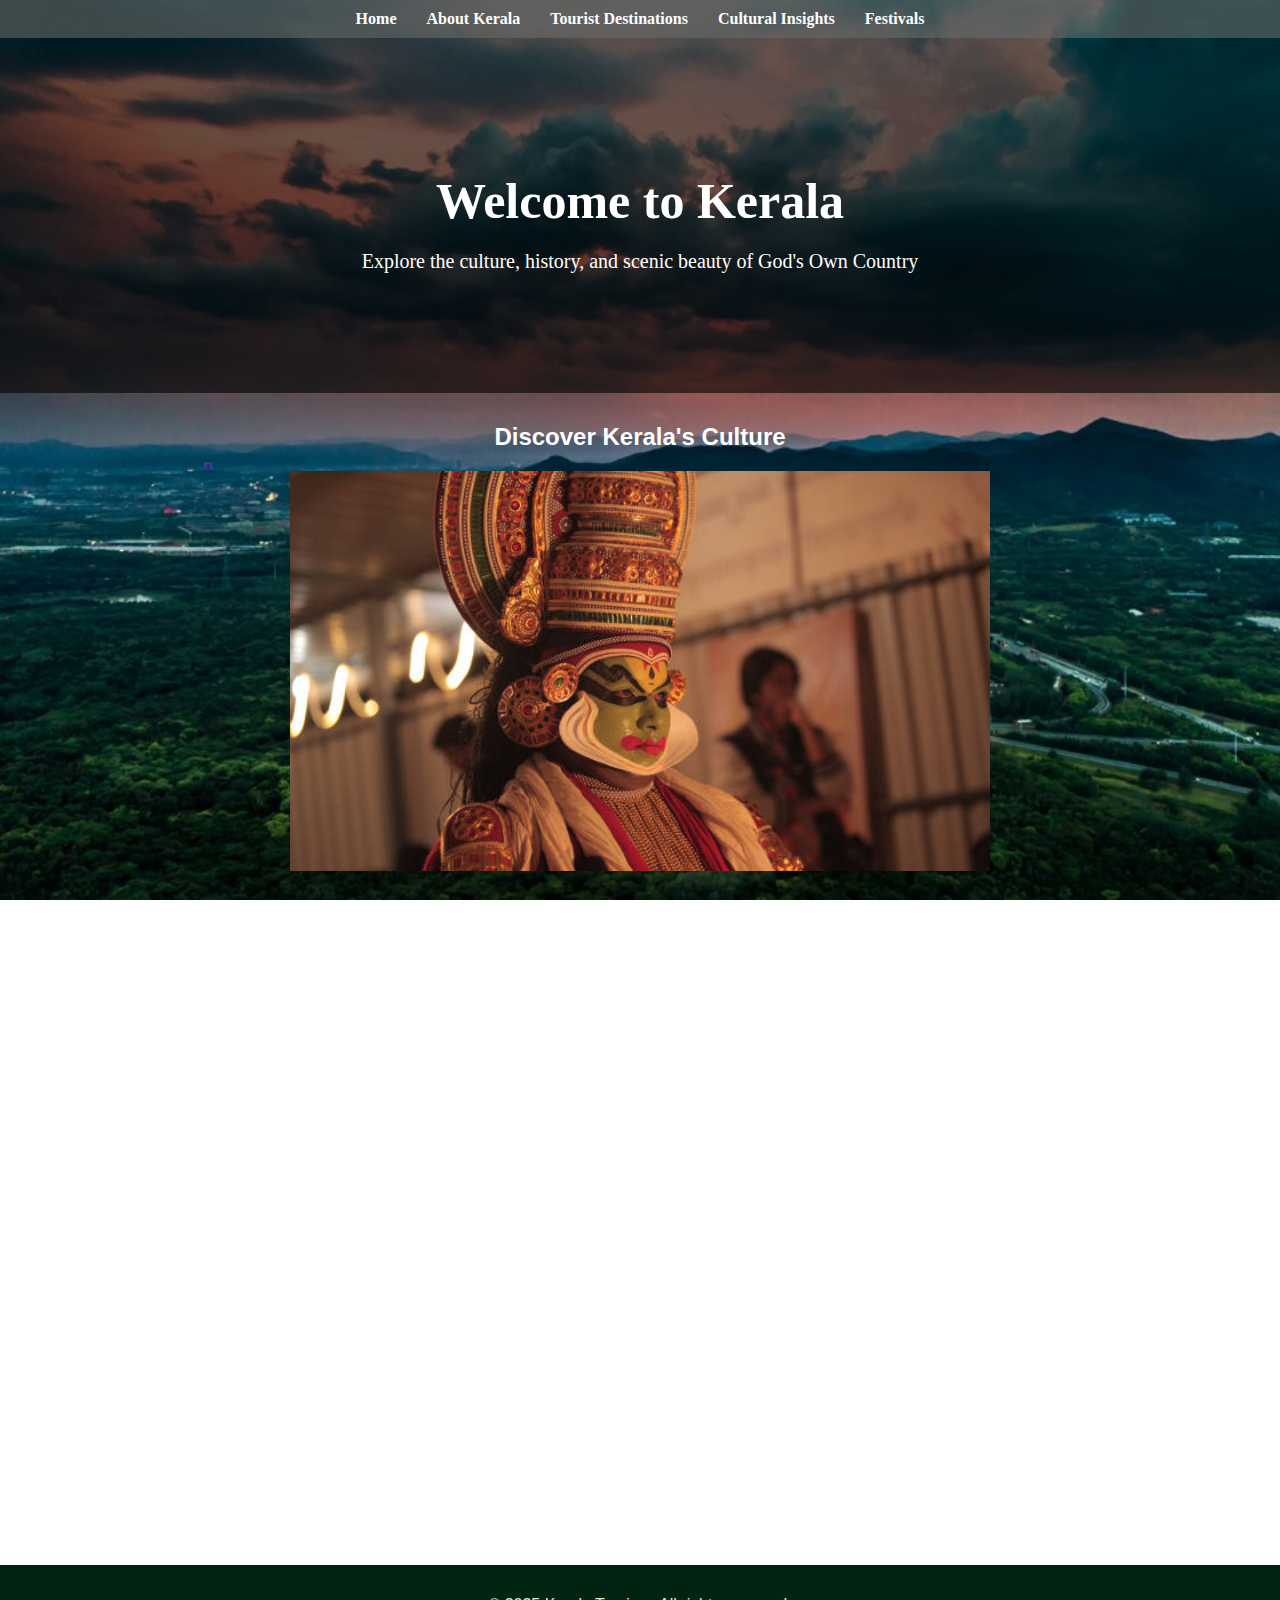
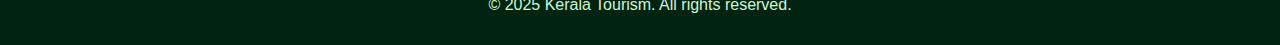
<file: index.html>
<!DOCTYPE html>
<html lang="en">
<head>
  <meta charset="UTF-8">
  <meta name="viewport" content="width=device-width, initial-scale=1.0">
  <title>Kerala Tourism - Home</title>
  <link rel="stylesheet" href="style.css">
  <!-- Google Maps API -->
  
</head>
<body>
  <!-- Header Section -->
  <header>
    <nav>
      <ul>
        <li><a href="index.html">Home</a></li>
        <li><a href="about.html">About Kerala</a></li>
        <li><a href="tourist-destinations.html">Tourist Destinations</a></li>
        <li><a href="cultural-insights.html">Cultural Insights</a></li>
        <li><a href="festivals.html">Festivals</a></li>
      </ul>
    </nav>
  </header>

  <!-- Hero Section -->
  <section class="hero">
    <h1>Welcome to Kerala</h1>
    <p>Explore the culture, history, and scenic beauty of God's Own Country</p>
  </section>

  <!-- Slideshow Section -->
  <section class="slideshow">
    <h2>Discover Kerala's Culture</h2>
    <div class="slideshow-container">
      <img src="images/kathakali.jpg" class="slide" alt="Kathakali Dance">
      <img src="images/backwaters.jpg" class="slide" alt="Backwaters">
      <img src="images/munnar.jpg" class="slide" alt="Munnar Hills">
      <img src="images/onam.jpg" class="slide" alt="Onam Festival">
    </div>
  </section>

  <!-- Map Section -->
  <section class="map-section">
    <h2>Explore Kerala on the Map</h2>
    
    <div id="map">
      <iframe src="https://www.google.com/maps/embed?pb=!1m18!1m12!1m3!1d4016727.033476322!2d73.49602153006168!3d10.533316397034037!2m3!1f0!2f0!3f0!3m2!1i1024!2i768!4f13.1!3m3!1m2!1s0x3b0812ffd49cf55b%3A0x64bd90fbed387c99!2sKerala!5e0!3m2!1sen!2sin!4v1737620194878!5m2!1sen!2sin" width="600" height="450" style="border:0;" allowfullscreen="" loading="lazy" referrerpolicy="no-referrer-when-downgrade"></iframe>
    </div>
  </section>

  <!-- Footer -->
  <footer>
    <p>&copy; 2025 Kerala Tourism. All rights reserved.</p>
  </footer>

  <script>
    // Initialize Google Map
    function initMap() {
      var kerala = { lat: 10.8505, lng: 76.2711 }; // Kerala's latitude and longitude
      var map = new google.maps.Map(document.getElementById('map'), {
        zoom: 7,
        center: kerala
      });
      var marker = new google.maps.Marker({
        position: kerala,
        map: map,
        title: 'Kerala'
      });
    }

    // Slideshow Script
    let slideIndex = 0;
    const slides = document.querySelectorAll(".slide");

    function showSlides() {
      slides.forEach((slide, index) => {
        slide.style.display = (index === slideIndex) ? "block" : "none";
      });
      slideIndex = (slideIndex + 1) % slides.length;
      setTimeout(showSlides, 3000); // Change image every 3 seconds
    }

    window.onload = () => {
      showSlides();
      initMap();
    };
  </script>
</body>
</html>
</file>
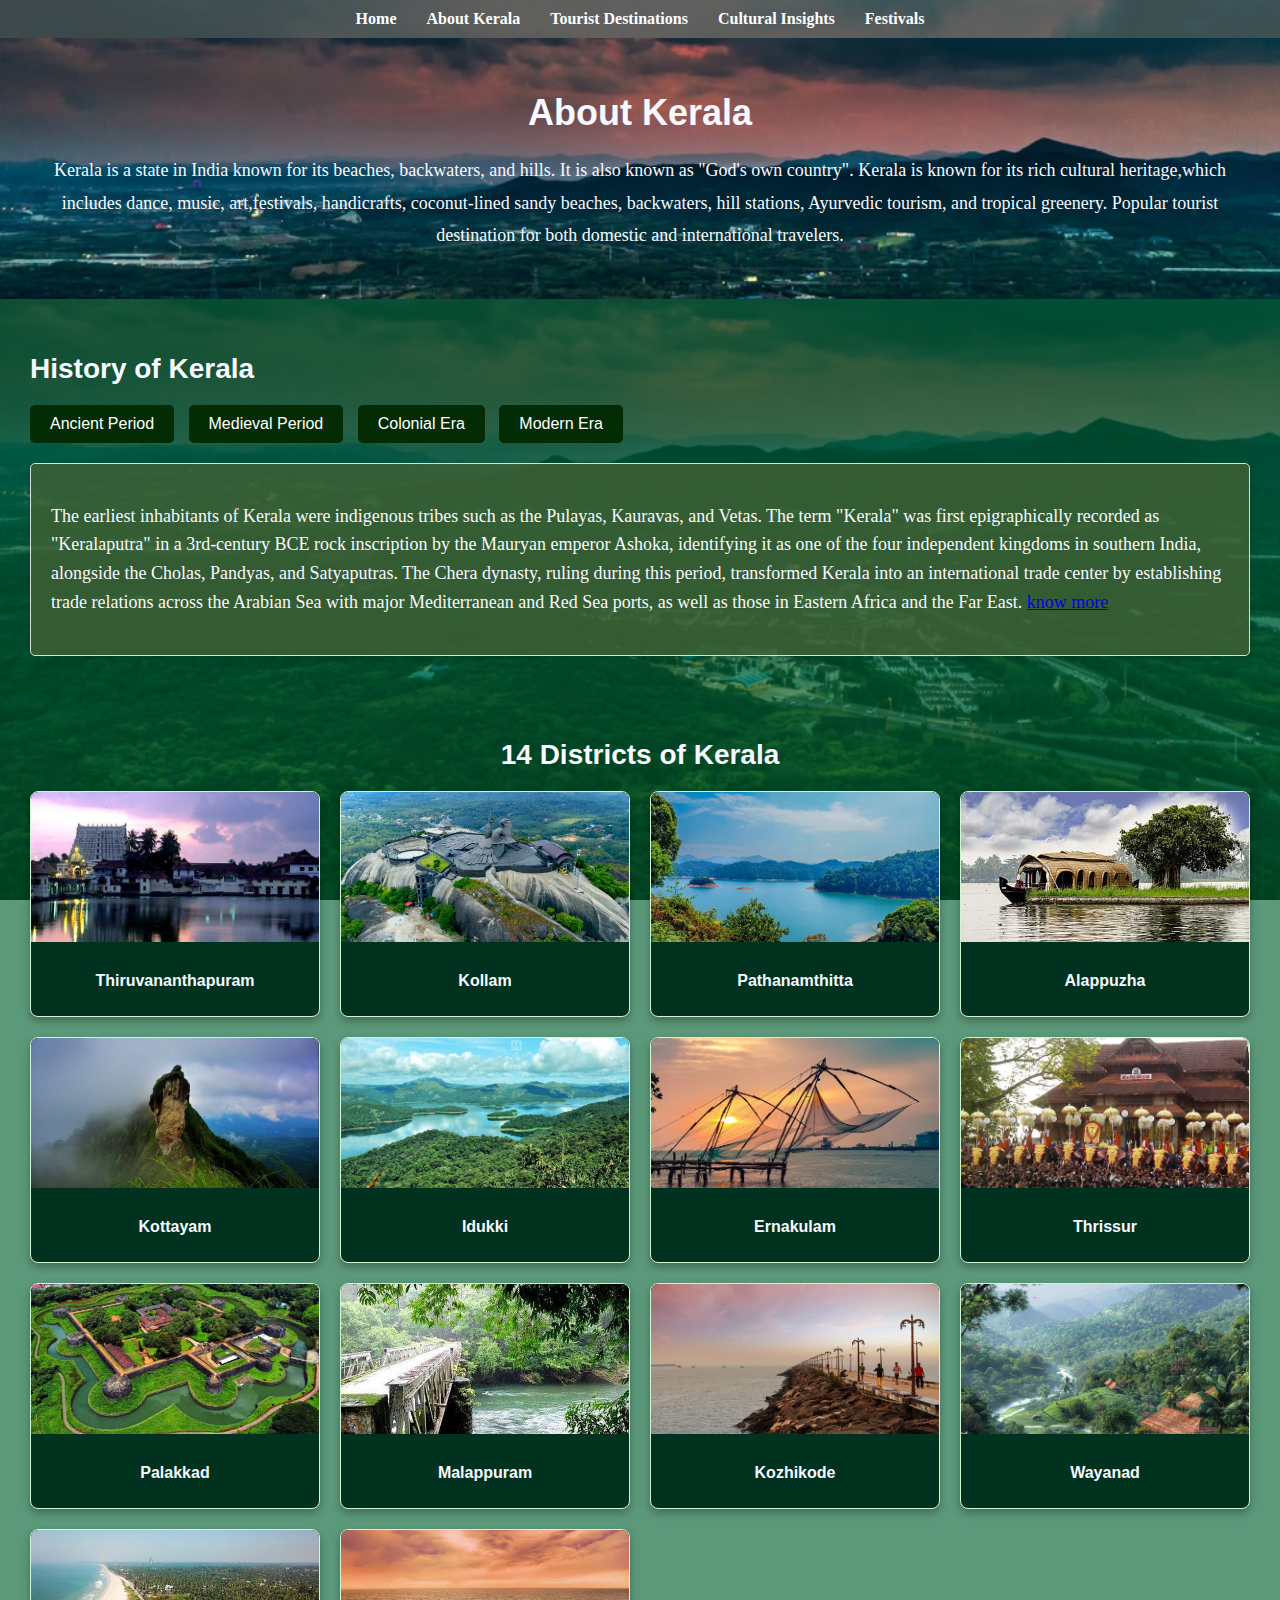
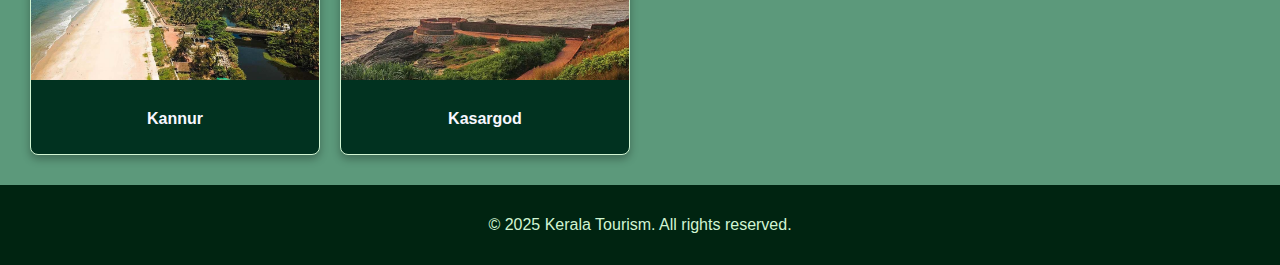
<file: about.html>
<!DOCTYPE html>
<html lang="en">
<head>
  <meta charset="UTF-8">
  <meta name="viewport" content="width=device-width, initial-scale=1.0">
  <title>About Kerala</title>
  <link rel="stylesheet" href="style.css">
</head>
<body>
  <!-- Header Section -->
  <header>
    <nav>
      <ul>
        <li><a href="index.html">Home</a></li>
        <li><a href="about.html">About Kerala</a></li>
        <li><a href="tourist-destinations.html">Tourist Destinations</a></li>
        <li><a href="cultural-insights.html">Cultural Insights</a></li>
        <li><a href="festivals.html">Festivals</a></li>
      </ul>
    </nav>
  </header>

  <!-- About Kerala Section -->
  <section class="about-kerala">
    <h1>About Kerala</h1>
    <p>
      Kerala is a state in India known for its beaches, backwaters, and hills. It is also known as "God's own country". Kerala is known for its rich cultural heritage,which includes dance, music, art,festivals, handicrafts, coconut-lined sandy beaches, backwaters, hill stations, Ayurvedic tourism, and tropical greenery.
      Popular tourist destination for both domestic and international travelers.
    </p>
  </section>

  <!-- History of Kerala Section with Tabs -->
<section class="history">
  <h2>History of Kerala</h2>
  <div class="tabs">
    <input type="radio" id="tab1" name="tab" checked>
    <label for="tab1">Ancient Period</label>
    <input type="radio" id="tab2" name="tab">
    <label for="tab2">Medieval Period</label>
    <input type="radio" id="tab3" name="tab">
    <label for="tab3">Colonial Era</label>
    <input type="radio" id="tab4" name="tab">
    <label for="tab4">Modern Era</label>

    <div class="tab-content" id="content1">
      <p>
        The earliest inhabitants of Kerala were indigenous tribes such as the Pulayas, Kauravas, and Vetas.  The term "Kerala" was first epigraphically recorded as "Keralaputra" in a 3rd-century BCE rock inscription by the Mauryan emperor Ashoka, identifying it as one of the four independent kingdoms in southern India, alongside the Cholas, Pandyas, and Satyaputras.  The Chera dynasty, ruling during this period, transformed Kerala into an international trade center by establishing trade relations across the Arabian Sea with major Mediterranean and Red Sea ports, as well as those in Eastern Africa and the Far East. 
        <a href ="https://en.wikipedia.org/wiki/History_of_Kerala">know more</a>
      </p>
    </div>
    <div class="tab-content" id="content2">
      <p>
        In the 8th century, Adi Shankara, a proponent of Advaita Vedanta philosophy, was born in Kalady, central Kerala.  The Chera dynasty regained control over Kerala in the 9th century until its dissolution in the 12th century, leading to the rise of small autonomous chiefdoms, most notably the Kingdom of Kozhikode.  During this time, the ports of Kozhikode and Kochi became major gateways for foreign entities, including the Chinese, Arabs, Persians, and various Southeast Asian kingdoms. 
        <a href ="https://en.wikipedia.org/wiki/History_of_Kerala">know more</a>
      </p>
    </div>
    <div class="tab-content" id="content3">
      <p>
        In 1498, Portuguese explorer Vasco da Gama established a sea route to Kozhikode, marking the beginning of European influence in India.  Subsequently, European trading interests from the Dutch, French, and British took center stage in Kerala.  In 1741, the Dutch were defeated by Travancore king Marthanda Varma, leading to the modernization of the Travancore military with European weaponry.  By the late 18th century, British influence dominated Kerala, with the Malabar District established in northern Kerala and alliances formed with the princely states of Travancore and Cochin in the south. 
        <a href ="https://en.wikipedia.org/wiki/History_of_Kerala">know more</a>
      </p>
    </div>
    <div class="tab-content" id="content4">
      <p>
        Upon India's independence in 1947, the state of Kerala was formed in 1956 by merging the former state of Travancore-Cochin, the Malabar district, and the Kasaragod taluk of South Canara District of Madras state.  Today, Kerala is renowned for its unique culture, traditions, and contributions to India's history.
        <a href ="https://en.wikipedia.org/wiki/History_of_Kerala">know more</a>
      </p>
    </div>
  </div>
</section>

  <!-- Districts of Kerala Section -->
  <section class="districts">
    <h2>14 Districts of Kerala</h2>
    <div class="district-grid">
      <div class="district">
        <img src="images/thiruvananthapuram.jpg" alt="Thiruvananthapuram">
        <p>Thiruvananthapuram</p>
      </div>
      <div class="district">
        <img src="images/kollam.jpg" alt="Kollam">
        <p>Kollam</p>
      </div>
      <div class="district">
        <img src="images/pathanamthitta.jpg" alt="Pathanamthitta">
        <p>Pathanamthitta</p>
      </div>
      <div class="district">
        <img src="images/alappuzha.jpg" alt="Alappuzha">
        <p>Alappuzha</p>
      </div>
      <div class="district">
        <img src="images/kottayam.jpg" alt="Kottayam">
        <p>Kottayam</p>
      </div>
      <div class="district">
        <img src="images/idukki.jpg" alt="Idukki">
        <p>Idukki</p>
      </div>
      <div class="district">
        <img src="images/ernakulam.jpg" alt="Ernakulam">
        <p>Ernakulam</p>
      </div>
      <div class="district">
        <img src="images/thrissur.jpg" alt="Thrissur">
        <p>Thrissur</p>
      </div>
      <div class="district">
        <img src="images/palakkad.jpg" alt="Palakkad">
        <p>Palakkad</p>
      </div>
      <div class="district">
        <img src="images/malappuram.jpg" alt="Malappuram">
        <p>Malappuram</p>
      </div>
      <div class="district">
        <img src="images/kozhikode.jpg" alt="Kozhikode">
        <p>Kozhikode</p>
      </div>
      <div class="district">
        <img src="images/wayanad.jpg" alt="Wayanad">
        <p>Wayanad</p>
      </div>
      <div class="district">
        <img src="images/kannur.jpg" alt="Kannur">
        <p>Kannur</p>
      </div>
      <div class="district">
        <img src="images/kasargod.jpg" alt="Kasaragod">
        <p>Kasargod</p>
      </div>
    </div>
  </section>

  <!-- Footer -->
  <footer>
    <p>&copy; 2025 Kerala Tourism. All rights reserved.</p>
  </footer>
</body>
</html>
</file>
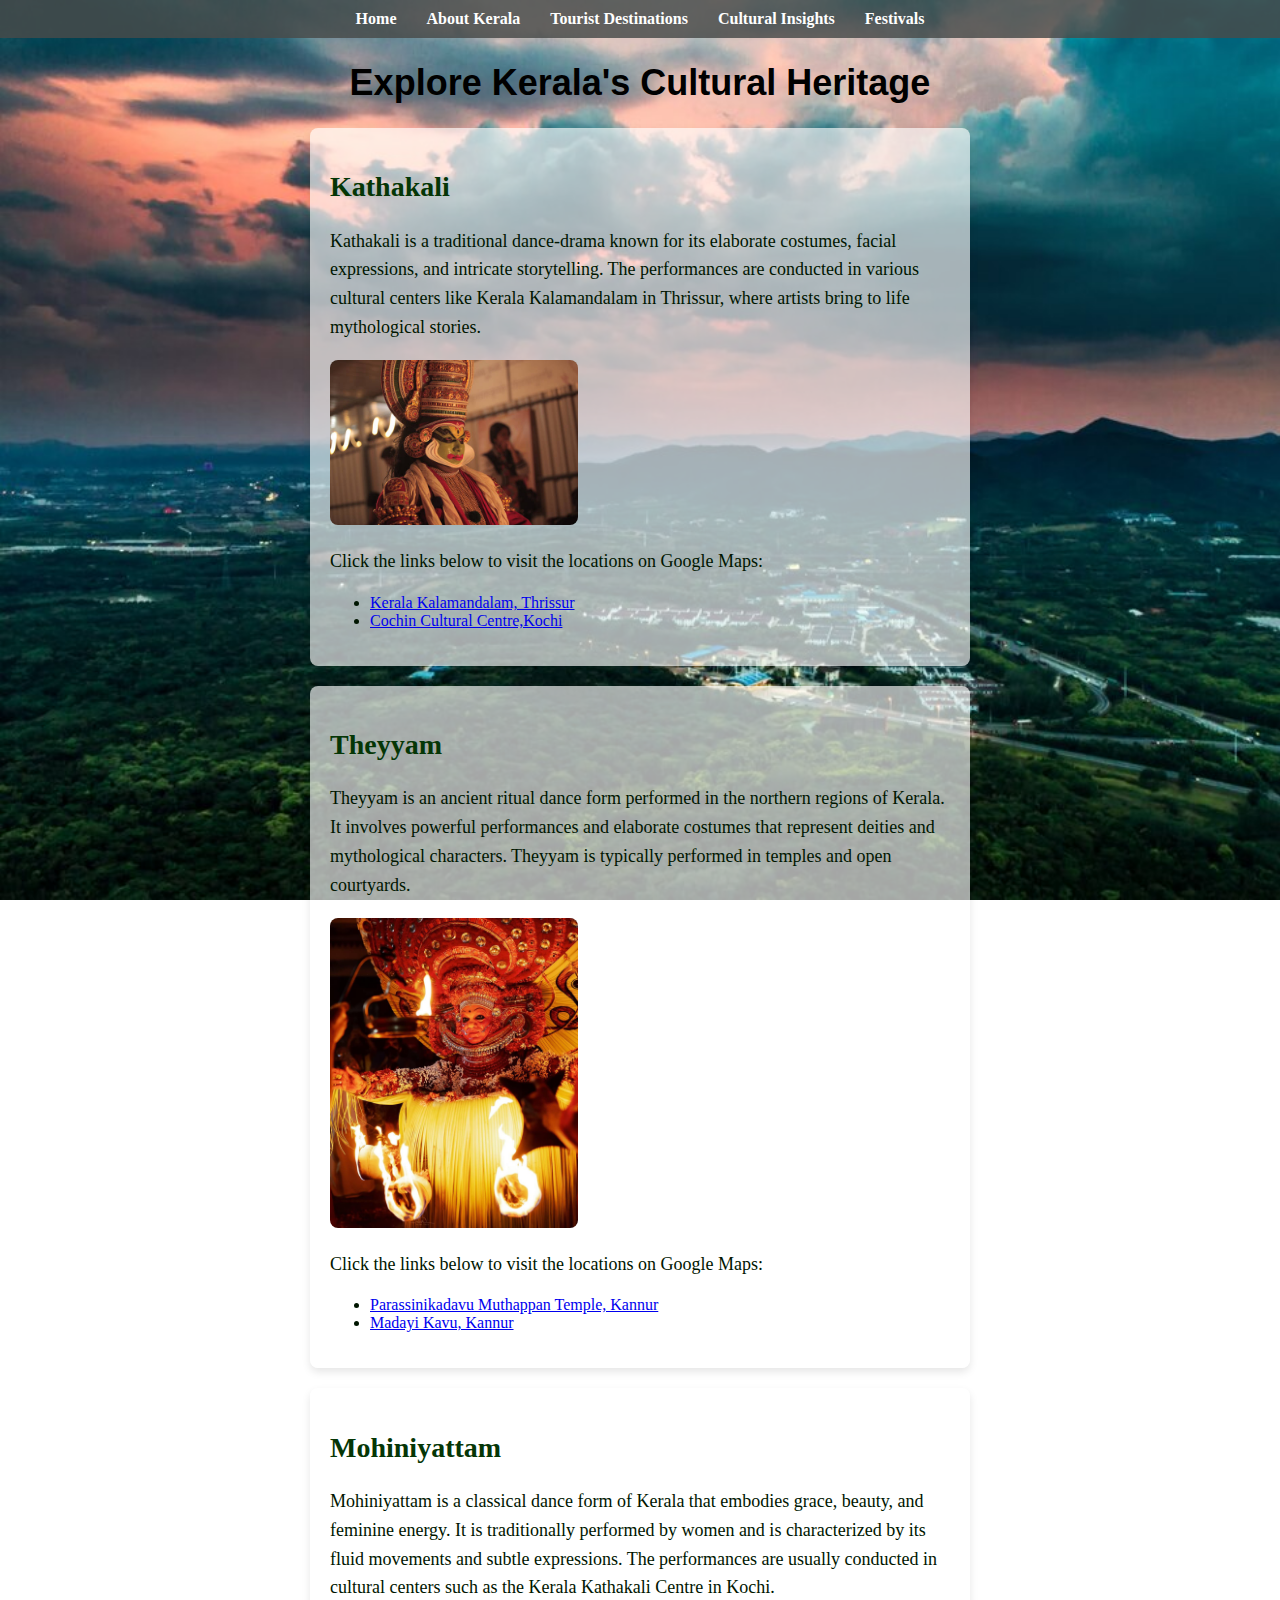
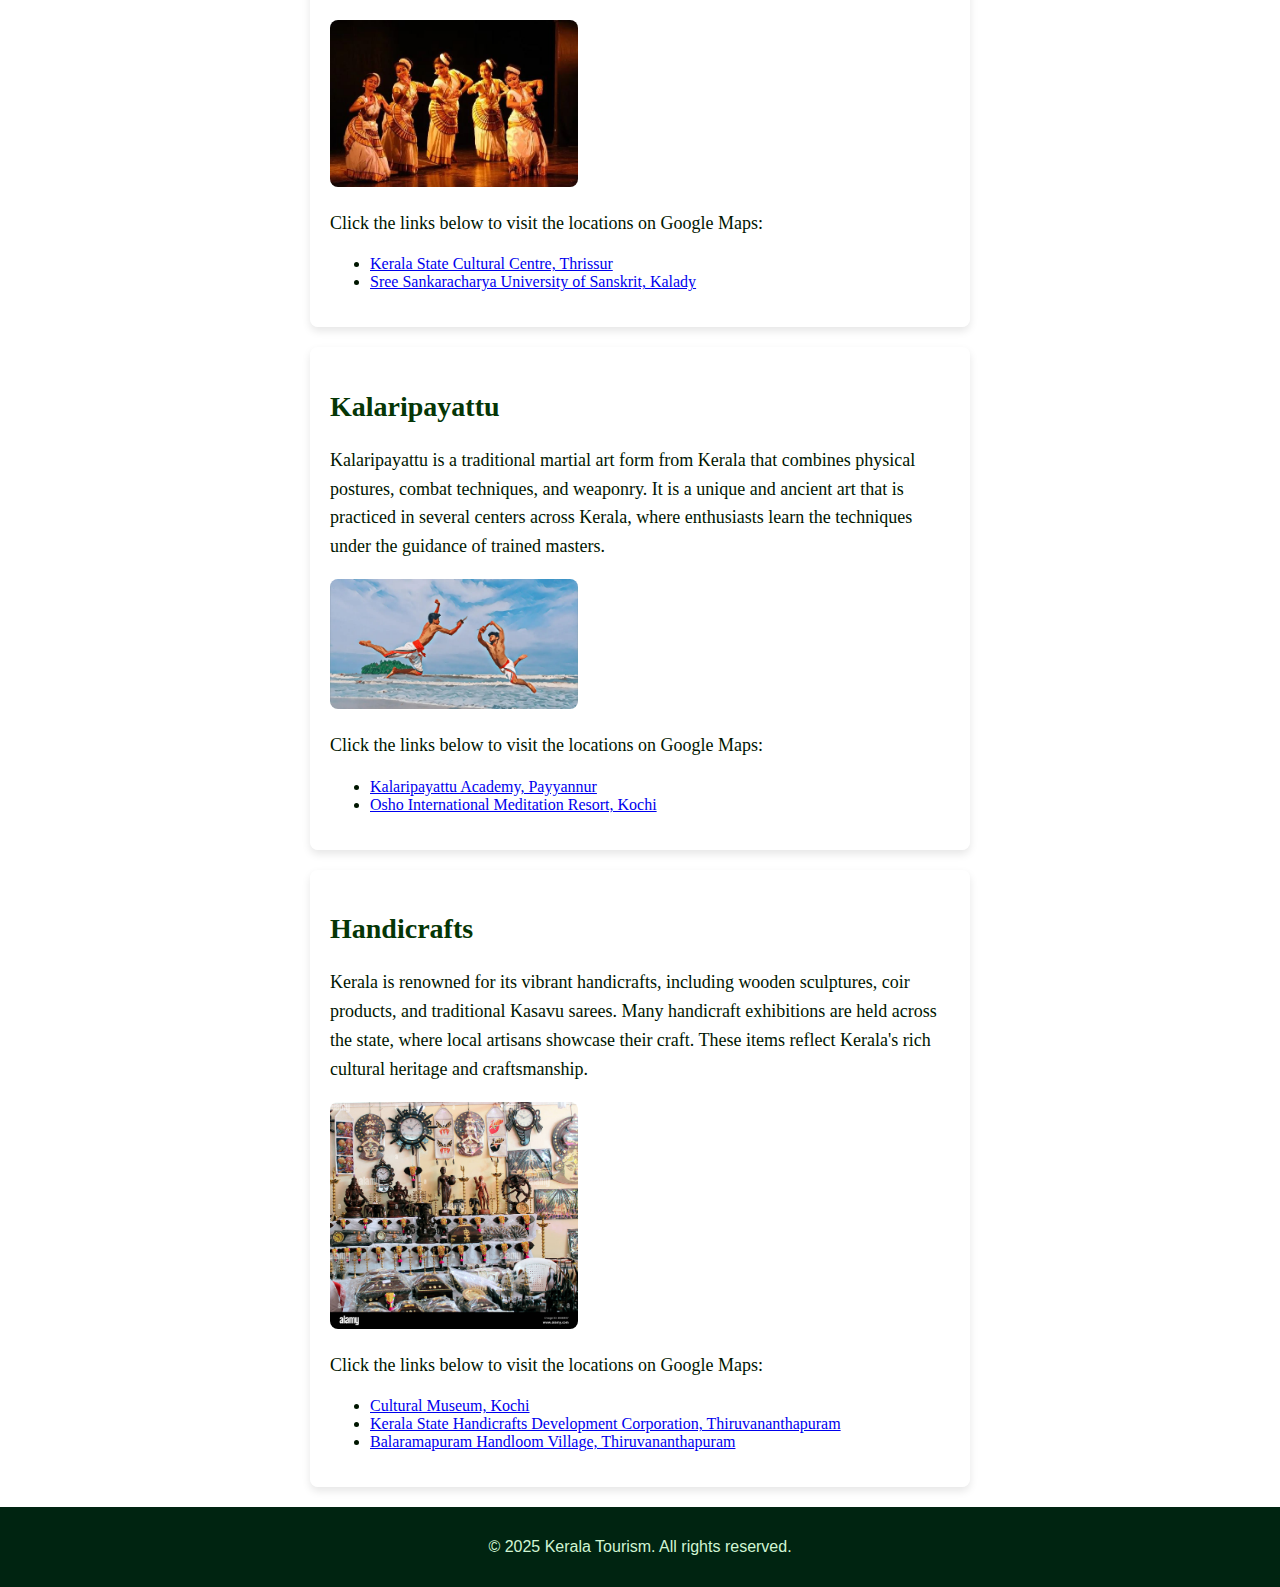
<file: cultural-insights.html>
<!DOCTYPE html>
<html lang="en">
<head>
    <meta charset="UTF-8">
    <meta name="viewport" content="width=device-width, initial-scale=1.0">
    <title>Cultural Insights - Kerala</title>
    <link rel="stylesheet" href="style.css">
</head>
<body>
    <header>
        <nav>
            <ul>
                <li><a href="index.html">Home</a></li>
                <li><a href="about.html">About Kerala</a></li>
                <li><a href="tourist-destinations.html">Tourist Destinations</a></li>
                <li><a href="cultural-insights.html">Cultural Insights</a></li>
                <li><a href="festivals.html">Festivals</a></li>
            </ul>
        </nav>
    </header>

      <!-- Cultural Insights Section -->
  <section class="cultural-insights">
    <h1>Explore Kerala's Cultural Heritage</h1>

    <!-- Kathakali -->
    <div class="cultural-item">
      <h2>Kathakali</h2>
      <p>
        Kathakali is a traditional dance-drama known for its elaborate costumes, facial expressions, and intricate storytelling. 
        The performances are conducted in various cultural centers like Kerala Kalamandalam in Thrissur, where artists bring to life mythological stories.
      </p>
      <img src="images/kathakali.jpg" alt="Kathakali" class="cultural-image">
      <p>Click the links below to visit the locations on Google Maps:</p>
      <ul>
        <li><a href="https://maps.app.goo.gl/Go6cQYHDGYhRsac8A" target="_blank">Kerala Kalamandalam, Thrissur</a></li>
        <li><a href="https://maps.app.goo.gl/r3LNTibuMJYtgjeX6" target="_blank">Cochin Cultural Centre,Kochi</a></li>
      </ul>
    </div>

    <!-- Theyyam -->
    <div class="cultural-item">
      <h2>Theyyam</h2>
      <p>
        Theyyam is an ancient ritual dance form performed in the northern regions of Kerala. It involves powerful performances and 
        elaborate costumes that represent deities and mythological characters. Theyyam is typically performed in temples and open courtyards.
      </p>
      <img src="images/theyyam.jpg" alt="Theyyam" class="cultural-image">
      
      <p>Click the links below to visit the locations on Google Maps:</p>
      <ul>
        <li><a href="https://maps.app.goo.gl/DLEtPctX9j6hyLm39" target="_blank">Parassinikadavu Muthappan Temple, Kannur</a></li>
        <li><a href="https://maps.app.goo.gl/HSRVSpVtMfnFn7fFA" target="_blank">Madayi Kavu, Kannur</a></li>
      </ul>
    </div>

    <!-- Mohiniyattam -->
    <div class="cultural-item">
      <h2>Mohiniyattam</h2>
      <p>
        Mohiniyattam is a classical dance form of Kerala that embodies grace, beauty, and feminine energy. It is traditionally performed by women and is characterized by its fluid movements and subtle expressions.
        The performances are usually conducted in cultural centers such as the Kerala Kathakali Centre in Kochi.
      </p>
      <img src="images/mohiniyattam.jpg" alt="Mohiniyattam" class="cultural-image">
      
      <p>Click the links below to visit the locations on Google Maps:</p>
      <ul>
        <li><a href="https://maps.app.goo.gl/t1JVwLUAWb6APAUc9" target="_blank">Kerala State Cultural Centre, Thrissur</a></li>
        <li><a href="https://maps.app.goo.gl/15voBmebDUsSmgkJ8" target="_blank">Sree Sankaracharya University of Sanskrit, Kalady</a></li>
      </ul>
    </div>

    <!-- Kalaripayattu -->
    <div class="cultural-item">
      <h2>Kalaripayattu</h2>
      <p>
        Kalaripayattu is a traditional martial art form from Kerala that combines physical postures, combat techniques, and weaponry.
        It is a unique and ancient art that is practiced in several centers across Kerala, where enthusiasts learn the techniques under the guidance of trained masters.
      </p>
      <img src="images/kalaripayattu.jpg" alt="Kalaripayattu" class="cultural-image">
      <p>Click the links below to visit the locations on Google Maps:</p>
      <ul>
        <li><a href="https://maps.app.goo.gl/TV1fDsKNkbyKtXxA6" target="_blank">Kalaripayattu Academy, Payyannur</a></li>
        <li><a href="https://maps.app.goo.gl/sdAh976h4FLWTyab7" target="_blank">Osho International Meditation Resort, Kochi</a></li>
      </ul>
    </div>

    <!-- Handicrafts -->
    <div class="cultural-item">
      <h2>Handicrafts</h2>
      <p>
        Kerala is renowned for its vibrant handicrafts, including wooden sculptures, coir products, and traditional Kasavu sarees. 
        Many handicraft exhibitions are held across the state, where local artisans showcase their craft. These items reflect Kerala's rich cultural heritage and craftsmanship.
      </p>
      <img src="images/handicrafts.jpg" alt="Handicrafts" class="cultural-image">
      
      <p>Click the links below to visit the locations on Google Maps:</p>
      <ul>
        <li><a href="https://maps.app.goo.gl/RqqeG9GGqxm2JTVa6" target="_blank">Cultural Museum, Kochi</a></li>
        <li><a href="https://maps.app.goo.gl/2oaHRc7AH67RQ2Fv6" target="_blank">Kerala State Handicrafts Development Corporation, Thiruvananthapuram</a></li>
        <li><a href="https://maps.app.goo.gl/Xc5LLw83NrLmy58r9" target="_blank">Balaramapuram Handloom Village, Thiruvananthapuram</a></li>
      </ul>
    </div>
  </section>

  <!-- Footer -->
  <footer>
    <p>&copy; 2025 Kerala Tourism. All rights reserved.</p>
  </footer>
</body>
</html>
</file>
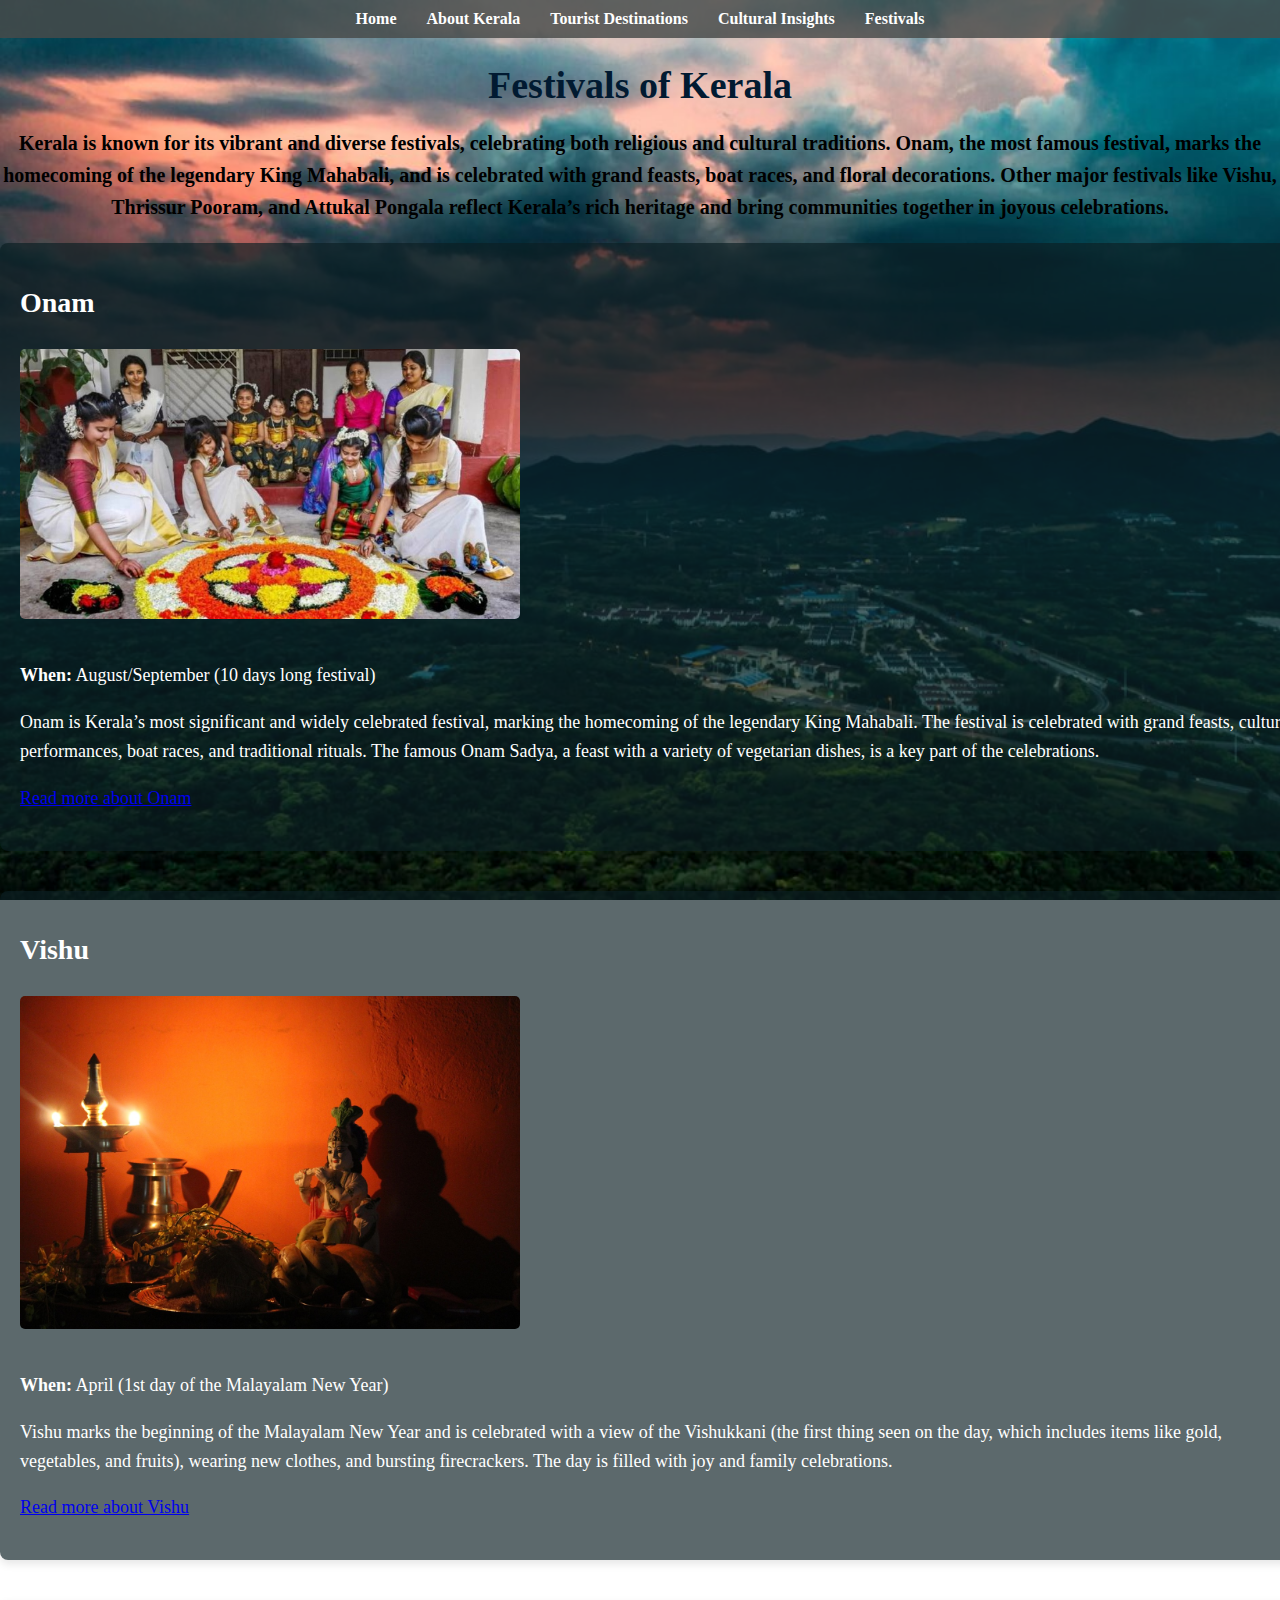
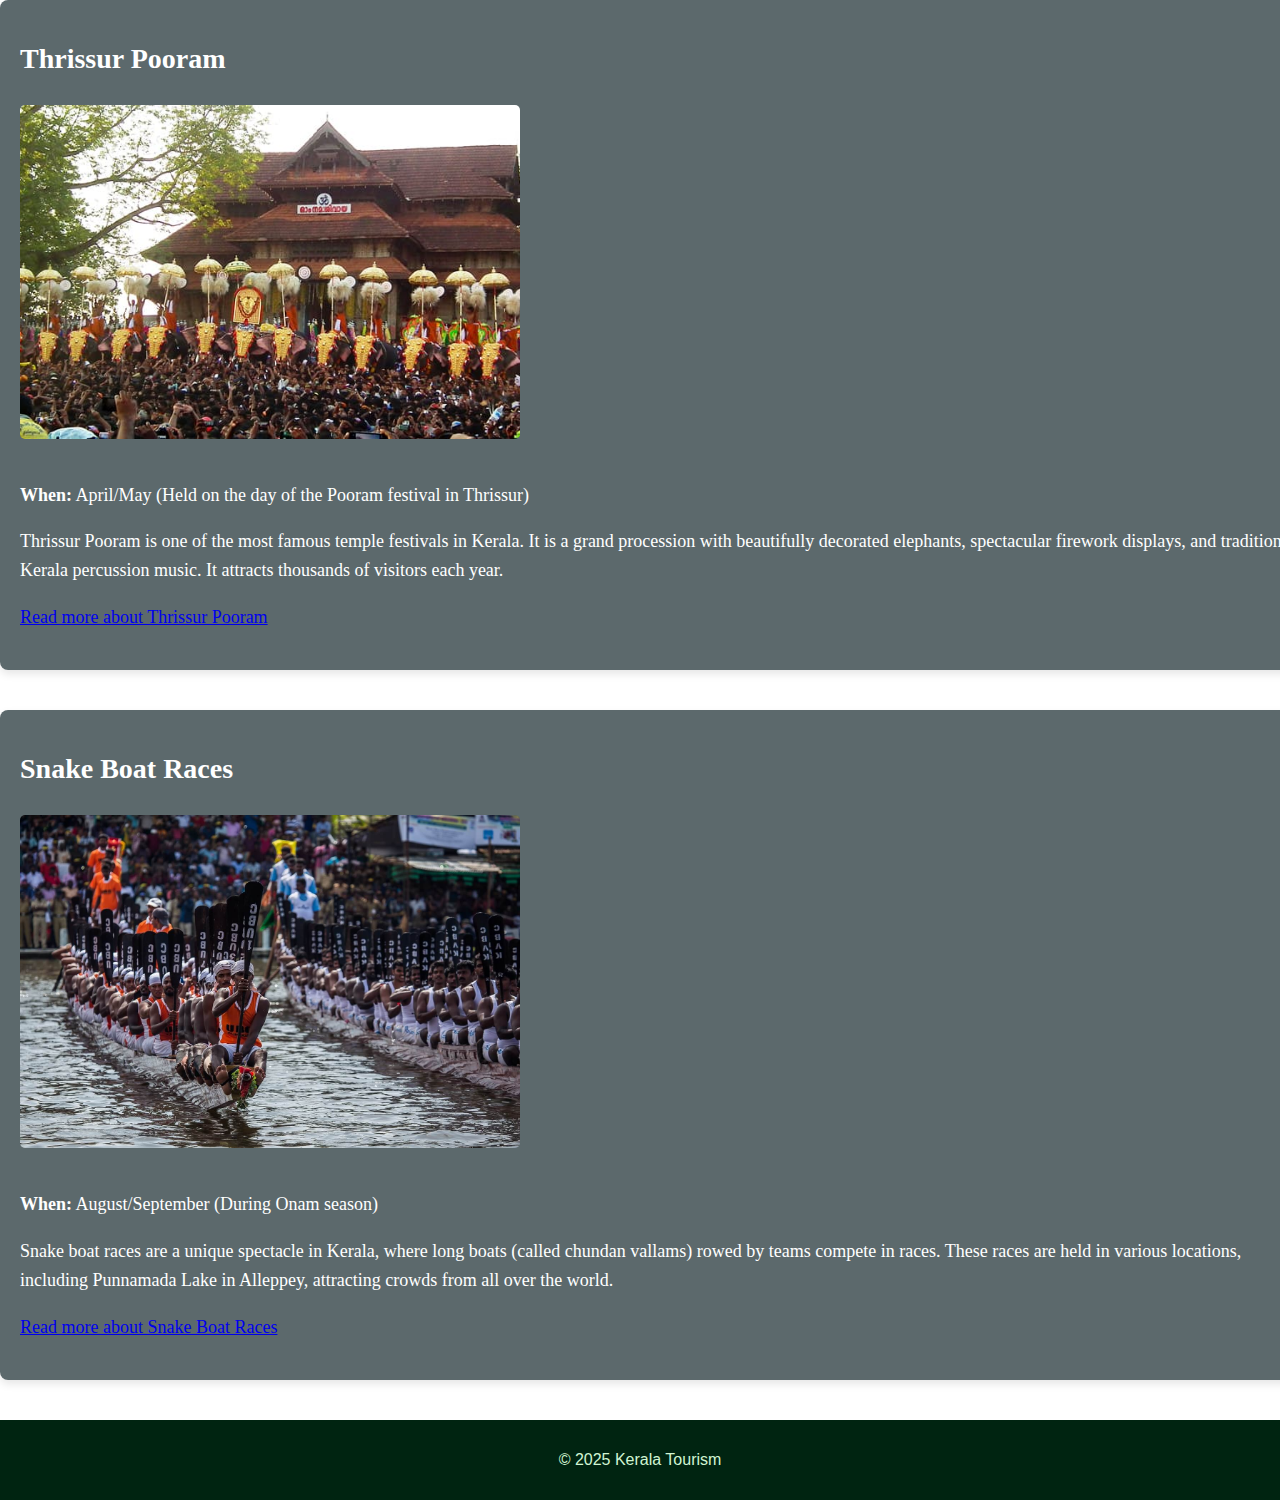
<file: festivals.html>
<!DOCTYPE html>
<html lang="en">
<head>
  <meta charset="UTF-8">
  <meta name="viewport" content="width=device-width, initial-scale=1.0">
  <title>Kerala Festivals</title>
  <link rel="stylesheet" href="style.css">
</head>
<body>
  <!-- Header Section -->
  <header>
    <nav>
      <ul>
        <li><a href="index.html">Home</a></li>
        <li><a href="about.html">About Kerala</a></li>
        <li><a href="tourist-destinations.html">Tourist Destinations</a></li>
        <li><a href="cultural-insights.html">Cultural Insights</a></li>
        <li><a href="festivals.html">Festivals</a></li>
      </ul>
    </nav>
  </header>

  <!-- Festivals Section -->
  <section class="festivals">
    <h1>Festivals of Kerala</h1>
    <p>Kerala is known for its vibrant and diverse festivals, celebrating both religious and cultural traditions. Onam, the most famous festival, marks the homecoming of the legendary King Mahabali, and is celebrated with grand feasts, boat races, and floral decorations. Other major festivals like Vishu, Thrissur Pooram, and Attukal Pongala reflect Kerala’s rich heritage and bring communities together in joyous celebrations.</p>

    <!-- Onam Festival -->
    <div class="festival-card">
      <h2>Onam</h2>
      <img src="images/onam.jpg" alt="Onam Festival">
      <p><strong>When:</strong> August/September (10 days long festival)</p>
      <p>Onam is Kerala’s most significant and widely celebrated festival, marking the homecoming of the legendary King Mahabali. The festival is celebrated with grand feasts, cultural performances, boat races, and traditional rituals. The famous Onam Sadya, a feast with a variety of vegetarian dishes, is a key part of the celebrations.</p>
      <p><a href="https://en.wikipedia.org/wiki/Onam" target="_blank">Read more about Onam</a></p>
    </div>

    <!-- Vishu Festival -->
    <div class="festival-card">
      <h2>Vishu</h2>
      <img src="images/vishu.jpg" alt="Vishu Festival">
      <p><strong>When:</strong> April (1st day of the Malayalam New Year)</p>
      <p>Vishu marks the beginning of the Malayalam New Year and is celebrated with a view of the Vishukkani (the first thing seen on the day, which includes items like gold, vegetables, and fruits), wearing new clothes, and bursting firecrackers. The day is filled with joy and family celebrations.</p>
      <p><a href="https://en.wikipedia.org/wiki/Vishu" target="_blank">Read more about Vishu</a></p>
    </div>

    <!-- Thrissur Pooram -->
    <div class="festival-card">
      <h2>Thrissur Pooram</h2>
      <img src="images/thrissur.jpg" alt="Thrissur Pooram Festival">
      <p><strong>When:</strong> April/May (Held on the day of the Pooram festival in Thrissur)</p>
      <p>Thrissur Pooram is one of the most famous temple festivals in Kerala. It is a grand procession with beautifully decorated elephants, spectacular firework displays, and traditional Kerala percussion music. It attracts thousands of visitors each year.</p>
      <p><a href="https://en.wikipedia.org/wiki/Thrissur_Pooram" target="_blank">Read more about Thrissur Pooram</a></p>
    </div>

    <!-- Boat Races -->
    <div class="festival-card">
      <h2>Snake Boat Races</h2>
      <img src="images/boat.jpg" alt="Snake Boat Race">
      <p><strong>When:</strong> August/September (During Onam season)</p>
      <p>Snake boat races are a unique spectacle in Kerala, where long boats (called chundan vallams) rowed by teams compete in races. These races are held in various locations, including Punnamada Lake in Alleppey, attracting crowds from all over the world.</p>
      <p><a href="https://en.wikipedia.org/wiki/Boat_race_in_Kerala" target="_blank">Read more about Snake Boat Races</a></p>
    </div>
  </section>

  <footer>
    <p>&copy; 2025 Kerala Tourism</p>
  </footer>
</body>
</html>
</file>
<file: style.css>
/* General Styles */
body {
    font-family: 'Arial', sans-serif;
    margin: 0;
    padding: 0;
    background-image: url('images/kerala-background.jpg');
    background-size: cover;
    background-attachment: fixed;
    color: #ffffff;
  }
  h1 {
    text-align: center;
    font-size: 36px;
  }
  /* Header */
  header {
    background: rgba(88, 88, 88, 0.8);
    padding: 10px 20px;
  }
  
  header nav ul {
    list-style: none;
    padding: 0;
    margin: 0;
    display: flex;
    justify-content: center;
  }
  
  header nav ul li {
    margin: 0 15px;
  }
  
  header nav ul li a {
    text-decoration: none;
    color: white;
    font-family: 'Georgia', serif;
    font-size: 16px;
    transition: color 0.3s ease;
  }
  
  header nav ul li a:hover {
    color: #ffcc00;
  }
  
  /* Hero Section */
  .hero {
    text-align: center;
    padding: 100px 20px;
    background: rgba(0, 0, 0, 0.6);
    color: white;
    font-family: 'Times New Roman', serif;
  }
  
  .hero h1 {
    font-size: 50px;
    margin-bottom: 10px;
  }
  
  .hero p {
    font-size: 20px;
  }
  
  /* Slideshow Section */
  .slideshow {
    text-align: center;
    margin: 30px auto;
    max-width: 700px;
  }
  
  .slideshow-container {
    position: relative;
    max-width: 100%;
    height: 400px;
    overflow: hidden;
  }
  
  .slideshow-container img {
    width: 100%;
    height: auto;
    display: none;
  }
  
  .slideshow h2 {
    font-family: 'Verdana', sans-serif;
    font-size: 24px;
    margin-bottom: 20px;
  }
  
  /* Map Section */
  .map-section {
    padding: 50px 20px;
    text-align: center;
  }
  
  .map-section h2 {
    font-family: 'Georgia', serif;
    font-size: 22px;
    margin-bottom: 20px;
  }
  
  #map {
    width: 80%;
    height: 500px;
    margin: 0 auto;
    
  }
  

  /* About Kerala Section */
  .about-kerala {
    text-align: center;
    padding: 30px;
    background: url('images/kerala-background.jpg') no-repeat center;
    background-size: cover;
    color: #f8f8ff; /* Light text for better visibility on background */
  }
  
  .about-kerala h1 {
    font-size: 36px;
    margin-bottom: 20px;
    color: #f8f8ff; /* Light beige */
  }
  
  .about-kerala p {
    font-family: 'Georgia', serif;
    font-size: 18px;
    line-height: 1.8;
    color: #f8f8ff;
  }
  
  /* History Section */
  .history {
    padding: 30px;
    background: #005f30a3; /* Deep green background */
  }
  
  .history h2 {
    font-size: 28px;
    margin-bottom: 10px;
    color: #f8f8ff;
  }
  
  .history p {
    font-size: 18px;
    line-height: 1.6;
    color: #f8f8ff; /* Light green */
  }
  
  /* Districts Section */
  .districts {
    padding: 30px;
    background: #005f30a3; /* Dark green */
    text-align: center;
  }
  
  .districts h2 {
    font-size: 28px;
    margin-bottom: 20px;
    color: #f8f8ff;
  }
  
  .district-grid {
    display: grid;
    grid-template-columns: repeat(4, 1fr);
    gap: 20px;
  }
  
  .district {
    background: #013220; /* Dark green */
    border: 1px solid #d1f5d3; /* Light green border */
    border-radius: 8px;
    overflow: hidden;
    box-shadow: 0 4px 8px rgba(0, 0, 0, 0.3);
  }
  
  .district img {
    width: 100%;
    height: 150px;
    object-fit: cover;
  }
  
  .district p {
    padding: 10px;
    font-size: 16px;
    font-weight: bold;
    color: #f8f8ff; /* Light beige text */
  }
  
  /* Footer */
  footer {
    text-align: center;
    padding: 15px;
    background: #002411; /* Darker green */
    color: #d1f5d3;
  }

/* Header */
header {
  background: #484a49d4;
  padding: 10px 20px;
}

header nav ul {
  list-style: none;
  display: flex;
  justify-content: center;
  padding: 0;
  margin: 0;
}

header nav ul li {
  margin: 0 15px;
}

header nav ul li a {
  color: white;
  text-decoration: none;
  font-size: 16px;
  font-weight: bold;
}

header nav ul li a:hover {
  text-decoration: underline;
}


.tabs {
  margin-top: 20px;
}

.tabs input[type="radio"] {
  display: none;
}

.tabs label {
  display: inline-block;
  padding: 10px 20px;
  margin-right: 10px;
  background: #042c04;
  color: white;
  cursor: pointer;
  border-radius: 5px;
  transition: background 0.3s;
}

.tabs label:hover {
  background: #042c04;
}

.tabs input[type="radio"]:checked + label {
  background: #042c04;
}

.tab-content {
  display: none;
  margin-top: 20px;
  padding: 20px;
  background: rgba(66, 97, 52, 0.785);
  font-family: 'Georgia', serif;
  border: 1px solid #ddd;
  border-radius: 5px;
  box-shadow: 0 4px 8px rgba(0, 0, 0, 0.1);
}

#tab1:checked ~ #content1,
#tab2:checked ~ #content2,
#tab3:checked ~ #content3,
#tab4:checked ~ #content4 {
  display: block;
}


/* Cultural Insights Section */
.cultural-insights {
  margin: 20px;
}
.cultural-insights h1
{
  color: #000000;
}


.cultural-item {
  background-color: rgba(255, 255, 255, 0.647);
  margin: 20px auto;
  padding: 20px;
  border-radius: 8px;
  width: 50%;
  color: #001600;
  font-family: 'Times New Roman', serif;
  max-width: 80%;
  box-shadow: 0 4px 8px rgba(0, 0, 0, 0.1);
}

.cultural-item h2 {
  font-size: 28px;
  color: #053606;
}

.cultural-item p {
  font-size: 18px;
  line-height: 1.6;
}

.cultural-image {
  width: 40%;
  height: auto;
  border-radius: 8px;
}

.map iframe {
  width: 40%;
  border: 0;
  border-radius: 5px;
  margin-top: 10px;
}

.tourist-destinations {
  text-align: center;
  padding: 30px;
  background: url('images/kerala-background.jpg') no-repeat center;
  background-size: cover;
  color: #f8f8ff; /* Light text for better visibility on background */
}

.tourist-destinations  h1 {
  font-size: 36px;
  margin-bottom: 20px;
  color: #f8f8ff; /* Light beige */
}

.tourist-destinations p {
  font-family: 'Georgia', serif;
  font-size: 18px;
  line-height: 1.8;
  color: #f8f8ff;
}

.overview {
  padding: 30px;
  background: #005f30a3; /* Deep green background */
}

.overview h2 {
  font-size: 28px;
  margin-bottom: 10px;
  color: #f8f8ff;
}
input[name="tab"]:checked + label + .tab-content > div { 
  display: block; 
}

.overview p {
  font-size: 18px;
  line-height: 1.6;
  color: #f8f8ff; /* Light green */
}


.festivals h1 {
  font-family: 'Georgia', serif;
  font-size: 38px;
  color: #011a31;
  margin-bottom: 20px;
}

.festivals p {
  font-size: 20px;
  line-height: 1.6;
  text-align: center;
  font-family: 'Times New Roman',serif;
  color: #000000;
  font-weight: bold;
}

/* Festival Cards */
.festival-card {
  background-color: rgba(10, 30, 35, 0.666);
  border-radius: 8px;
  width:100%;
  box-shadow: 0 4px 8px rgba(0, 0, 0, 0.1);
  padding: 20px;
  margin-bottom: 40px;
  transition: transform 0.3s ease;
}

.festival-card h2 {
  font-family: 'Times New Roman', serif;
  font-size: 28px;
  color: #ffffff;
  margin-bottom: 10px;
}

.festival-card img {
  width: 70%;
  max-width: 500px;
  height: auto;
  border-radius: 5px;
  margin: 20px 0;
}

.festival-card p {
  font-size: 18px;
  font-family: 'Times New Roman',serif;
  font-weight: 800;
  text-align: left;
  color: #ffffff;
  font-weight: 500;
}
</file>
